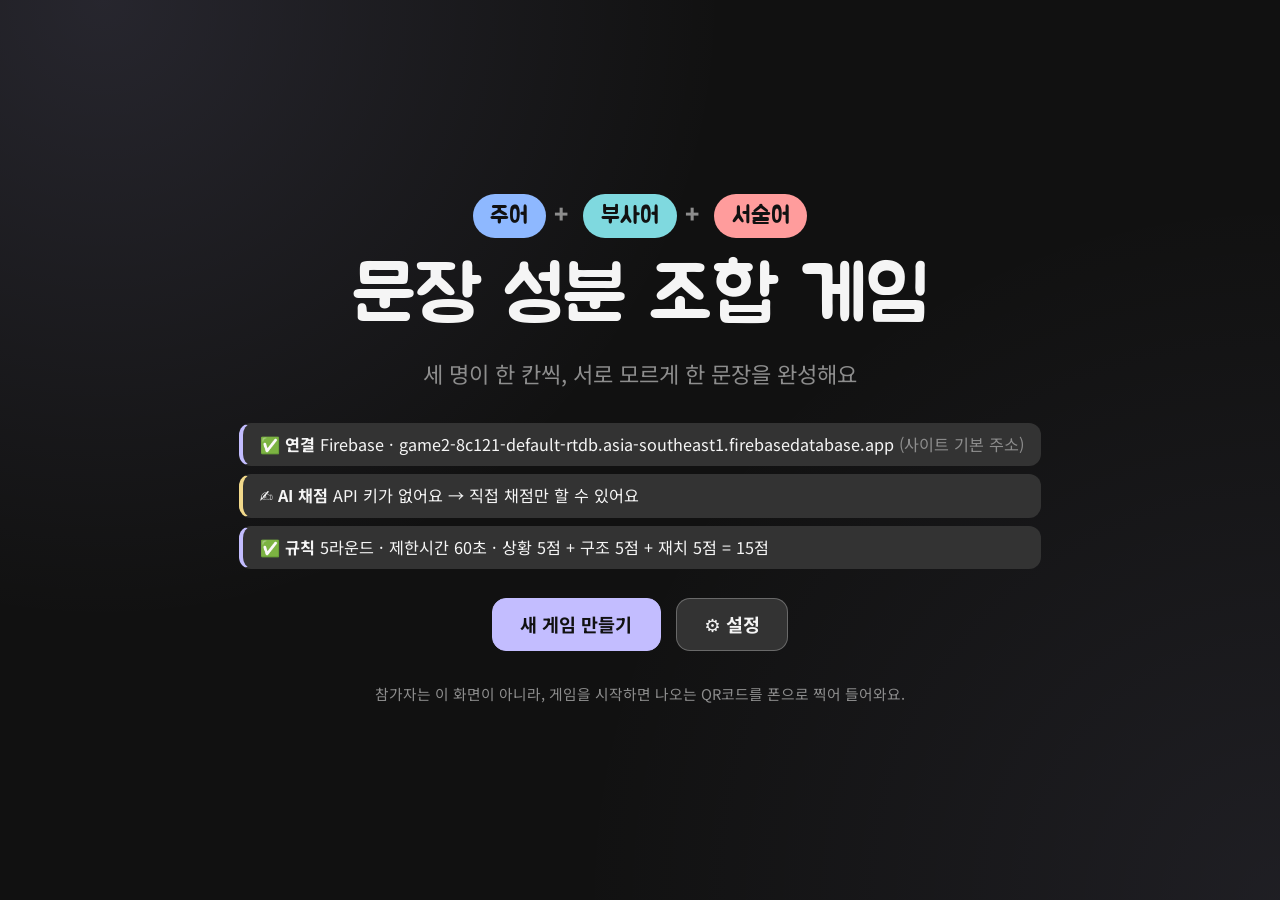
<file: index.html>
<!doctype html>
<html lang="ko">
<head>
  <meta charset="utf-8">
  <meta name="viewport" content="width=device-width, initial-scale=1">
  <meta name="theme-color" content="#111111">
  <title>문장 성분 조합 게임 · 진행 화면</title>
  <link rel="preconnect" href="https://fonts.googleapis.com">
  <link rel="preconnect" href="https://fonts.gstatic.com" crossorigin>
  <link rel="stylesheet" href="https://fonts.googleapis.com/css2?family=Jua&family=Noto+Sans+KR:wght@400;700;900&display=swap">
  <link rel="stylesheet" href="css/style.css">
</head>
<body class="host" data-view="home">
  <!-- 진행 중일 때 위쪽 작은 도구 막대 -->
  <header id="topbar" class="topbar" hidden></header>

  <!-- 메인 무대 -->
  <main id="stage" class="stage"></main>

  <!-- 다른 창에서 진행 중일 때 -->
  <div id="passive" class="overlay" hidden>
    <div class="modal modal-small">
      <h2>다른 창에서 진행 중이에요</h2>
      <p>이 방은 다른 브라우저 탭(또는 다른 컴퓨터)의 진행 화면이 맡고 있어요.<br>타이머와 봇이 두 번 돌지 않도록 한 화면에서만 진행해요.</p>
      <div class="modal-actions">
        <button class="btn btn-primary" data-act="takeover">이 창에서 진행하기</button>
      </div>
    </div>
  </div>

  <div id="modal" class="overlay" hidden></div>
  <div id="toast" class="toast" hidden></div>

  <script src="lib/qrcode.js"></script>
  <script src="js/config.js"></script>
  <script src="js/common.js"></script>
  <script src="js/store.js"></script>
  <script src="js/ai.js"></script>
  <script src="js/host.js"></script>
</body>
</html>
</file>
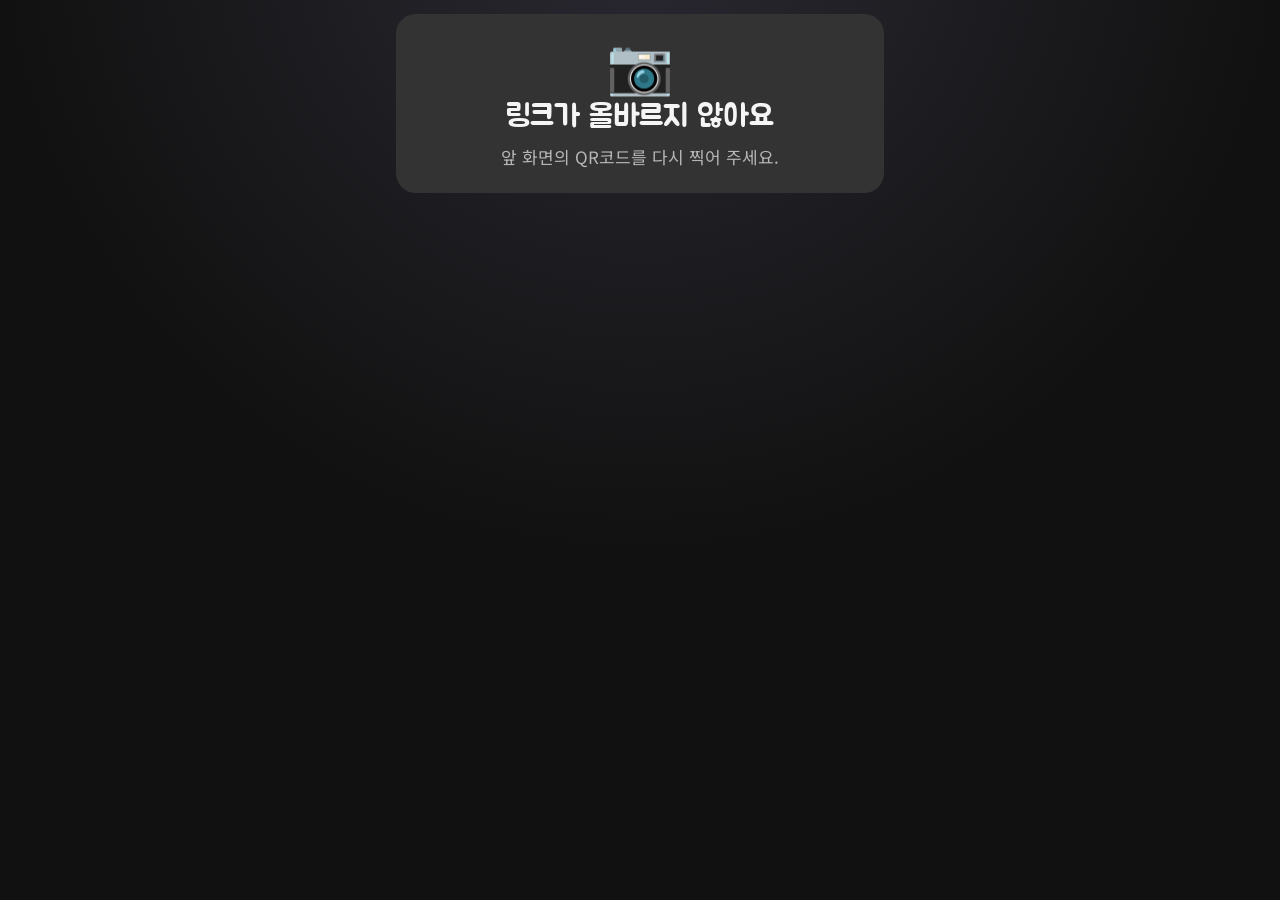
<file: play.html>
<!doctype html>
<html lang="ko">
<head>
  <meta charset="utf-8">
  <meta name="viewport" content="width=device-width, initial-scale=1, viewport-fit=cover">
  <meta name="theme-color" content="#111111">
  <title>문장 성분 조합 게임 · 참가</title>
  <link rel="preconnect" href="https://fonts.googleapis.com">
  <link rel="preconnect" href="https://fonts.gstatic.com" crossorigin>
  <link rel="stylesheet" href="https://fonts.googleapis.com/css2?family=Jua&family=Noto+Sans+KR:wght@400;700;900&display=swap">
  <link rel="stylesheet" href="css/style.css">
</head>
<body class="player">
  <div id="conn" class="conn-banner" hidden>연결이 끊겼어요. 다시 연결하는 중…</div>
  <main id="app" class="p-wrap">
    <div class="p-card p-center"><div class="spinner"></div><p>불러오는 중…</p></div>
  </main>
  <div id="toast" class="toast" hidden></div>
  <script src="js/common.js"></script>
  <script src="js/store.js"></script>
  <script src="js/play.js"></script>
</body>
</html>
</file>
<file: css/style.css>
/* 문장 성분 조합 게임 — 호스트(빔프로젝터)와 참가자(폰) 공통 스타일
 * 팔레트: #111111 바탕 · #333333 면 · #8d8d8d 보조 글자 · #F5F5F5 글자 · #C3BDFF 포인트 */
:root {
  color-scheme: dark;
  --bg: #111111;          /* 바탕 */
  --card: #333333;        /* 카드·버튼 면 */
  --inset: #111111;       /* 카드 안쪽 칸 */
  --ink: #F5F5F5;         /* 글자 */
  --muted: #8d8d8d;       /* 보조 글자(바탕 위) */
  --soft: rgba(245, 245, 245, .68); /* 보조 글자(카드 위) */
  --line: rgba(245, 245, 245, .12);
  --line-strong: rgba(245, 245, 245, .28);
  --accent: #C3BDFF;      /* 포인트 */
  --accent-ink: #111111;  /* 포인트 위 글자 */
  --accent-hover: #D4CFFF;
  --accent-dim: rgba(195, 189, 255, .16);
  /* 상태(꼭 필요한 곳에만) */
  --ok: #C3BDFF;
  --warn: #F2D98B;
  --bad: #FF8F8F;
  /* 문장 성분 색 — 어두운 바탕에 맞춘 파스텔 */
  --p-subj: #8EB8FF;
  --p-pred: #FF9C9C;
  --p-obj: #8FDCB0;
  --p-comp: #E7A8FF;
  --p-adn: #FFC98A;
  --p-adv: #7FD9DF;
  --p-ind: #B5B5B5;
  --radius: 18px;
  --shadow: 0 10px 30px rgba(0, 0, 0, .45);
  --font: 'Noto Sans KR', 'Apple SD Gothic Neo', 'Malgun Gothic', system-ui, sans-serif;
  --display: 'Jua', 'Noto Sans KR', 'Apple SD Gothic Neo', 'Malgun Gothic', sans-serif;
}

* { box-sizing: border-box; }
html, body { margin: 0; padding: 0; }
body {
  background: var(--bg);
  color: var(--ink);
  font-family: var(--font);
  line-height: 1.45;
  -webkit-font-smoothing: antialiased;
  word-break: keep-all;
  overflow-wrap: anywhere;
  accent-color: var(--accent);
}
[hidden] { display: none !important; }
button, input, select, textarea { font: inherit; color: inherit; }
::selection { background: var(--accent); color: var(--accent-ink); }
.muted { color: var(--muted); }
.small { font-size: .85em; }

/* 성분 색 */
.part-subj { --pc: var(--p-subj); }
.part-pred { --pc: var(--p-pred); }
.part-obj  { --pc: var(--p-obj); }
.part-comp { --pc: var(--p-comp); }
.part-adn  { --pc: var(--p-adn); }
.part-adv  { --pc: var(--p-adv); }
.part-ind  { --pc: var(--p-ind); }
.part-etc  { --pc: var(--muted); }

.chip {
  display: inline-flex; align-items: center; gap: .25em;
  padding: .2em .75em;
  border-radius: 999px;
  background: var(--pc, var(--muted));
  color: var(--accent-ink);
  font-family: var(--display);
  font-weight: 400;
  white-space: nowrap;
}
.plus { margin: 0 .35em; color: var(--muted); font-weight: 900; }

/* 버튼 */
.btn {
  display: inline-flex; align-items: center; justify-content: center; gap: .4em;
  padding: .6em 1.2em;
  border: 1px solid var(--line-strong);
  border-radius: 14px;
  background: var(--card);
  color: var(--ink);
  font-weight: 700;
  cursor: pointer;
  transition: transform .06s, background .15s, border-color .15s;
  white-space: nowrap;
}
.btn:hover { background: #3d3d3d; border-color: rgba(245, 245, 245, .4); }
.btn:active { transform: translateY(1px); }
.btn:focus-visible { outline: 3px solid var(--accent); outline-offset: 2px; }
.btn:disabled { opacity: .4; cursor: not-allowed; transform: none; }
.btn-primary { background: var(--accent); color: var(--accent-ink); border-color: var(--accent); }
.btn-primary:hover { background: var(--accent-hover); border-color: var(--accent-hover); }
.btn-lg { font-size: 1.25em; padding: .65em 1.5em; }
.btn-sm { font-size: .9em; padding: .4em .8em; border-radius: 10px; }
.btn-xs { font-size: .85em; padding: .15em .55em; border-radius: 8px; }
.btn-block { width: 100%; }
.btn-ghost { border-color: var(--line); background: transparent; color: var(--muted); }
.btn-ghost:hover { background: var(--card); color: var(--ink); }

.spinner {
  display: inline-block; width: 1.2em; height: 1.2em;
  border: .2em solid var(--card); border-top-color: var(--accent);
  border-radius: 50%; animation: spin .8s linear infinite; vertical-align: -.2em;
}
@keyframes spin { to { transform: rotate(360deg); } }
@keyframes pop { from { opacity: 0; transform: translateY(14px) scale(.96); } to { opacity: 1; transform: none; } }
@keyframes pulse { 50% { transform: scale(1.06); } }

.toast {
  position: fixed; left: 50%; bottom: 24px; transform: translateX(-50%);
  background: var(--ink); color: var(--bg);
  padding: .7em 1.2em; border-radius: 12px;
  z-index: 100; max-width: min(92vw, 720px); text-align: center; font-weight: 700;
  box-shadow: var(--shadow);
  animation: pop .2s ease-out;
}
.toast-error { background: var(--bad); color: var(--accent-ink); }
.toast-warn { background: var(--warn); color: var(--accent-ink); }
body.host .toast { top: 3.2em; bottom: auto; right: 1em; left: auto; transform: none; }

.conn-banner {
  position: sticky; top: 0; z-index: 50;
  background: var(--bad); color: var(--accent-ink); text-align: center; padding: .5em;
  font-weight: 700;
}

/* =========================================================== 호스트 */
body.host {
  font-size: clamp(14px, 1.15vw, 30px);
  min-height: 100vh;
  overflow: hidden;
  background:
    radial-gradient(circle at 8% 0%, rgba(195, 189, 255, .12) 0, transparent 42%),
    radial-gradient(circle at 100% 100%, rgba(195, 189, 255, .08) 0, transparent 45%),
    var(--bg);
}
body.host[data-view="home"] { overflow: auto; }

.topbar {
  position: fixed; top: 0; left: 0; right: 0; z-index: 20;
  display: flex; justify-content: space-between; align-items: center; gap: 1em;
  padding: .35em .8em;
  font-size: max(12px, .75em);
  background: rgba(17, 17, 17, .85);
  border-bottom: 1px solid var(--card);
  backdrop-filter: blur(6px);
}
.tb-left, .tb-right { display: flex; gap: .4em; align-items: center; flex-wrap: wrap; }
.tb-item { padding: .15em .6em; border-radius: 8px; background: var(--card); color: var(--ink); }
.tb-local { background: var(--accent-dim); color: var(--accent); }
.tb-bad { background: var(--bad); color: var(--accent-ink); animation: pulse 1s infinite; }
.tb-btn {
  border: 1px solid transparent; background: var(--card); color: var(--ink); border-radius: 8px;
  padding: .2em .6em; cursor: pointer;
}
.tb-btn:hover { border-color: var(--accent); color: var(--accent); }

.stage {
  height: 100vh;
  padding: calc(2.6em + 1vh) 3vw 2.5vh;
  display: flex; flex-direction: column;
}
body.host[data-view="home"] .stage { height: auto; min-height: 100vh; padding-top: 4vh; }
.stage > section { flex: 1; min-height: 0; display: flex; flex-direction: column; }
[data-fit] { position: relative; }

.stage-title { font-family: var(--display); font-weight: 400; font-size: 3.2em; margin: 0; text-align: center; line-height: 1.2; }
.stage-sub { text-align: center; color: var(--muted); font-size: 1.3em; margin: .3em 0 0; }
.stage-actions { display: flex; justify-content: center; gap: 1em; margin-top: auto; padding-top: 1.5vh; flex-wrap: wrap; }

/* 처음 화면 */
.home { align-items: center; justify-content: center; text-align: center; gap: 1.2em; padding: 2vh 0; }
.home-chips { font-size: 1.6em; }
.home-title { font-family: var(--display); font-weight: 400; font-size: clamp(36px, 5.2em, 130px); margin: 0; line-height: 1.1; }
.home-sub { font-size: 1.5em; color: var(--muted); margin: 0; }
.home-checks { display: grid; gap: .5em; text-align: left; margin-top: 1em; font-size: 1.1em; }
.check { background: var(--card); border: 1px solid transparent; border-left: 4px solid var(--muted); border-radius: 12px; padding: .55em 1em; }
.check.ok { border-left-color: var(--accent); }
.check.warn { border-left-color: var(--warn); }
.check.bad { border-left-color: var(--bad); }
.home-actions { display: flex; gap: 1em; margin-top: .8em; }
.home-foot { color: var(--muted); }

/* 대기실 */
.lobby { flex-direction: row !important; gap: 4vw; align-items: stretch; }
.lobby-left { display: flex; flex-direction: column; align-items: center; justify-content: center; flex: 0 0 auto; }
.qr {
  /* QR은 폰 카메라가 잘 읽도록 밝은 바탕 그대로 */
  background: #F5F5F5; border-radius: 24px; padding: 1.2vh;
  box-shadow: 0 0 0 6px var(--accent-dim), var(--shadow);
  width: min(58vh, 40vw); aspect-ratio: 1;
}
.qr svg { width: 100%; height: 100%; display: block; }
.lobby-join { font-size: 1.6em; font-weight: 700; margin: .8em 0 .2em; }
.lobby-code { font-size: 1.3em; color: var(--muted); margin: 0; }
.lobby-code b { font-family: var(--display); font-size: 1.6em; color: var(--accent); letter-spacing: .1em; font-weight: 400; }
.lobby-right { flex: 1; display: flex; flex-direction: column; min-width: 0; }
.lobby-title { font-family: var(--display); font-weight: 400; font-size: 3.6em; margin: 0; line-height: 1.15; }
.lobby-count { font-size: 2em; margin: .2em 0 .5em; color: var(--muted); }
.lobby-count b { font-family: var(--display); font-size: 1.8em; color: var(--accent); font-weight: 400; }
.name-cloud { display: flex; flex-wrap: wrap; gap: .5em; align-content: flex-start; overflow: auto; flex: 1; min-height: 0; }
.name-chip {
  font-size: 1.45em; font-weight: 700; padding: .25em .8em;
  background: var(--card); border-radius: 999px;
}
.name-chip.is-new { animation: pop .3s ease-out both; }

/* 조 발표 */
.teams .stage-title { margin-top: 1vh; }
.team-grid {
  display: grid; grid-template-columns: repeat(var(--cols, 3), minmax(0, 1fr)); grid-auto-rows: minmax(0, 1fr);
  gap: 1.4vh 1.2vw; margin-top: 2vh; flex: 1; min-height: 0; overflow: auto;
}
.team-card {
  background: var(--card); border-radius: var(--radius);
  padding: .45em .8em .6em;
  display: flex; flex-direction: column; align-items: center; justify-content: center; gap: .2em;
  overflow: hidden;
  animation: pop .35s ease-out both; animation-delay: calc(var(--i) * 60ms);
}
.team-no { font-family: var(--display); font-size: 1.6em; color: var(--accent); line-height: 1.1; }
.team-names { display: flex; flex-wrap: wrap; justify-content: center; gap: .25em .7em; font-size: 1.2em; font-weight: 700; }

/* 라운드 입력 */
.round { align-items: center; text-align: center; }
.round-no { font-family: var(--display); font-size: 2em; color: var(--accent); letter-spacing: .05em; }
.round-no small { color: var(--muted); font-size: .6em; }
.round-no-sm { font-size: 1.4em; }
.situation {
  font-family: var(--display); font-size: 3.4em; line-height: 1.3;
  max-width: 85vw; margin: .3em auto .4em;
  padding: .4em .9em; background: var(--card); border-radius: 24px;
  border-left: 8px solid var(--accent);
}
.situation-sm { font-size: 1.6em; margin: 0; padding: .3em .8em; border-left-width: 5px; }
.structure { font-size: 2.6em; margin: .2em 0 .4em; }
.chip-lg { padding: .15em .8em; }
.timer-wrap { display: flex; flex-direction: column; align-items: center; gap: .4em; }
.timer { font-family: var(--display); font-size: 7em; line-height: 1; min-width: 2.5em; }
.timer.urgent { color: var(--bad); animation: pulse 1s infinite; }
.timer-bar { width: 40vw; height: 14px; background: var(--card); border-radius: 99px; overflow: hidden; }
.timer-bar > div { height: 100%; background: var(--accent); width: 100%; transition: width .25s linear; }
.progress { margin-top: 1.2vh; width: 100%; }
.progress-total { font-size: 1.3em; margin-bottom: .4em; color: var(--muted); }
.progress-total b { font-family: var(--display); font-size: 1.4em; color: var(--accent); font-weight: 400; }
.progress-teams { display: flex; flex-wrap: wrap; justify-content: center; gap: .5em; }
.pt { display: inline-flex; align-items: center; gap: .25em; background: var(--card); border: 1px solid transparent; border-radius: 12px; padding: .2em .6em; font-size: 1.1em; }
.pt b { margin-right: .2em; }
.pt i { width: .8em; height: .8em; border-radius: 50%; background: var(--inset); display: inline-block; }
.pt i.on { background: var(--accent); }
.pt i.gone { background: transparent; border: 2px dashed var(--muted); }
.pt-done { border-color: var(--accent); background: var(--accent-dim); }

/* 문장 카드(공개, 결과) */
.reveal-head { display: flex; align-items: center; gap: 1em; justify-content: center; }
.sgrid {
  display: grid; grid-template-columns: repeat(var(--cols, 2), minmax(0, 1fr)); grid-auto-rows: minmax(0, 1fr);
  gap: 1.2vh 1.2vw; margin-top: 1.5vh; flex: 1; min-height: 0; overflow: auto;
}
.scard {
  background: var(--card); border-radius: var(--radius);
  padding: .5em .7em .55em;
  display: flex; flex-direction: column; gap: .35em; min-height: 0; overflow: hidden;
  animation: pop .4s ease-out both; animation-delay: calc(var(--i) * 140ms);
}
.scard-top { display: flex; align-items: center; gap: .6em; }
.team-tag { font-family: var(--display); font-size: 1.25em; background: var(--ink); color: var(--bg); padding: .05em .6em; border-radius: 10px; }
.score-badge { font-family: var(--display); font-size: 1.5em; color: var(--accent); margin-left: auto; order: 2; }
.score-detail { color: var(--soft); font-size: .95em; order: 1; margin-left: auto; }
.pieces { display: flex; gap: .45em; flex: 1 0 auto; }
.piece {
  flex: 1 1 0; min-width: 0;
  display: flex; flex-direction: column; align-items: center; justify-content: center; text-align: center;
  border-radius: 12px; padding: .3em .35em;
  background: color-mix(in srgb, var(--pc) 10%, var(--inset));
  border: 2px solid var(--pc);
}
.piece-part { font-size: .8em; font-weight: 700; color: var(--pc); }
.piece-text { font-size: 1.75em; font-weight: 900; line-height: 1.2; color: var(--ink); }
.piece-who { font-size: .95em; color: var(--soft); margin-top: .1em; font-weight: 700; }
.piece.is-empty {
  background: repeating-linear-gradient(45deg, var(--inset), var(--inset) 6px, #1d1d1d 6px, #1d1d1d 12px);
  border-style: dashed; border-color: var(--muted);
}
.piece.is-empty .piece-part { color: var(--muted); }
.piece.is-empty .piece-text { color: var(--muted); font-weight: 700; font-size: 1.3em; }
.scard-reason { font-size: 1.1em; color: var(--ink); background: var(--inset); border-radius: 10px; padding: .25em .6em; }

/* 채점표 */
.scoring-head { display: flex; flex-direction: column; align-items: center; gap: .5em; }
.ai-status { font-size: 1.2em; padding: .4em 1em; border-radius: 12px; background: var(--card); border-left: 4px solid var(--muted); text-align: center; }
.ai-status.ok { border-left-color: var(--accent); }
.ai-status.error { border-left-color: var(--bad); color: var(--bad); }
.ai-status.loading { border-left-color: var(--warn); }
.table-wrap { flex: 1; min-height: 0; overflow: auto; margin-top: 1.5vh; }
.score-table, .all-table { width: 100%; border-collapse: separate; border-spacing: 0 .3em; }
.score-table th, .all-table th { color: var(--muted); font-weight: 700; text-align: left; padding: 0 .5em; font-size: .85em; }
.score-table th small, .all-table th small { font-weight: 400; margin-left: .15em; }
.score-table td, .all-table td { background: var(--card); padding: .25em .5em; vertical-align: middle; }
.score-table td:first-child, .all-table td:first-child { border-radius: 12px 0 0 12px; }
.score-table td:last-child, .all-table td:last-child { border-radius: 0 12px 12px 0; }
.st-team { font-family: var(--display); font-size: 1.3em; white-space: nowrap; }
.st-sent { font-weight: 700; font-size: 1.15em; }
.st-sum { font-family: var(--display); font-size: 1.4em; color: var(--accent); text-align: center; white-space: nowrap; }
.w { color: var(--pc); border-bottom: 3px solid var(--pc); padding: 0 .05em; }
.w.is-empty { color: var(--muted); border-bottom-color: var(--muted); border-bottom-style: dashed; }
.score-table input.num { width: 2.6em; font-size: 1.2em; text-align: center; padding: .05em; background: var(--inset); border: 1px solid var(--line-strong); border-radius: .4em; }
.score-table input.reason { width: 100%; min-width: 12em; padding: .3em .5em; background: var(--inset); border: 1px solid var(--line); border-radius: 10px; }
.score-table input:focus { outline: none; border-color: var(--accent); }

/* 순위 */
.rank-list {
  list-style: none; padding: 0; margin: 2vh auto 0; width: min(100%, 1500px);
  display: flex; flex-direction: column; gap: .7vh; flex: 1; min-height: 0; overflow: auto;
}
/* 넘쳐도 위가 잘리지 않게 auto 여백으로 가운데 맞춤 */
.rank-row:first-child { margin-top: auto; }
.rank-row:last-child { margin-bottom: auto; }
.rank-row {
  display: grid; grid-template-columns: 1.6em 2.6em minmax(6em, 1.2fr) 2fr 3.2em 2.4em; align-items: center; gap: .7em;
  background: var(--card); border: 2px solid transparent; border-radius: .5em; padding: .3em .7em;
  line-height: 1.2;
  animation: pop .4s ease-out both; animation-delay: calc(var(--i) * 90ms);
}
.rank-row.is-first { border-color: var(--accent); background: color-mix(in srgb, var(--accent) 14%, var(--card)); }
.rank-no { font-family: var(--display); font-size: 1.4em; text-align: center; }
.rank-row.is-first .rank-no { color: var(--accent); }
.rank-team { font-family: var(--display); font-size: 1.2em; }
.rank-names { color: var(--soft); font-size: .75em; overflow: hidden; text-overflow: ellipsis; white-space: nowrap; }
.rank-bar { height: .7em; background: var(--inset); border-radius: 99px; overflow: hidden; }
.rank-bar > span { display: block; height: 100%; background: var(--accent); border-radius: 99px; animation: grow .9s ease-out both; transform-origin: left; }
@keyframes grow { from { transform: scaleX(0); } }
.rank-total { font-family: var(--display); font-size: 1.15em; text-align: right; }
.rank-delta { color: var(--accent); font-weight: 900; font-size: .85em; }

/* 최종 */
.final-tabs { display: flex; justify-content: center; align-items: center; gap: .8em; }
.final-del { position: absolute; right: 3vw; }
.final-body { flex: 1; min-height: 0; display: flex; flex-direction: column; margin-top: 1.5vh; }
.winner { text-align: center; animation: pop .5s ease-out both; }
.winner-emoji { font-size: 4.5em; line-height: 1; margin-bottom: .2em; animation: pulse 1.6s infinite; }
.winner-title { font-family: var(--display); font-size: 4.2em; color: var(--accent); line-height: 1.15; }
.winner-names { font-size: 1.6em; font-weight: 700; }
.winner-score { font-size: 1.3em; color: var(--muted); }
.final-rank { flex-direction: row !important; gap: 3vw; align-items: stretch; }
.final-rank .winner { flex: 0 0 34%; display: flex; flex-direction: column; justify-content: center; }
.final-rank .rank-list { margin: 0; }
.story-tabs { display: flex; justify-content: center; flex-wrap: wrap; gap: .4em; }
.story { flex: 1; min-height: 0; overflow: auto; margin-top: 1.5vh; background: var(--card); border-radius: var(--radius); padding: 1em 1.4em; }
.story-head { font-size: 1.8em; font-family: var(--display); margin-bottom: .3em; }
.story-head b { font-weight: 400; color: var(--accent); }
.story-head .muted { font-family: var(--font); font-size: .6em; margin-left: .5em; color: var(--soft); }
.story-line { padding: .45em 0; border-top: 1px dashed var(--line-strong); }
.story-sit { color: var(--soft); font-size: 1.15em; }
.story-sent { font-size: 2em; font-weight: 900; line-height: 1.35; }
.story-score { font-family: var(--display); font-weight: 400; color: var(--accent); font-size: .7em; margin-left: .5em; }
.story-nav { display: flex; justify-content: space-between; margin-top: .8em; }
.all-table { font-size: 1em; }
.all-table td { font-weight: 700; }
.mini-score { color: var(--accent); font-weight: 900; white-space: nowrap; }

/* 모달 */
.overlay {
  position: fixed; inset: 0; z-index: 40;
  background: rgba(0, 0, 0, .65);
  display: flex; align-items: center; justify-content: center; padding: 3vh 3vw;
}
.modal {
  background: var(--bg); border: 1px solid var(--card); border-radius: 22px;
  box-shadow: var(--shadow);
  width: min(560px, 100%); max-height: 100%; display: flex; flex-direction: column;
  font-size: 16px;
}
.modal-wide { width: min(980px, 100%); }
.modal-small { padding: 1.5em; text-align: center; }
.modal-small h2 { margin-top: 0; }
.modal-small p { color: var(--muted); }
.modal-head { display: flex; align-items: center; justify-content: space-between; padding: .9em 1.2em .5em; }
.modal-head h2 { margin: 0; font-family: var(--display); font-weight: 400; font-size: 1.6em; }
.modal-head .x { border: 0; background: none; font-size: 1.4em; cursor: pointer; color: var(--muted); }
.modal-head .x:hover { color: var(--ink); }
.modal-body { padding: 0 1.2em 1em; overflow: auto; }
.modal-actions { display: flex; justify-content: flex-end; gap: .6em; padding: .8em 1.2em 1.1em; border-top: 1px solid var(--card); }
.modal-small .modal-actions { justify-content: center; border: 0; }
.modal-qr { width: min(720px, 100%); }
.qr-big { width: min(62vh, 86vw); margin: 0 auto; }
.qr-url { font-size: 12px; color: var(--muted); text-align: center; word-break: break-all; padding: 0 1.2em; }

.settings section { background: var(--card); border-radius: 16px; padding: .8em 1em; margin-bottom: .9em; }
.settings h3 { margin: 0 0 .5em; font-size: 1.1em; }
.settings h3 small { font-weight: 400; color: var(--soft); }
.field { margin: .5em 0; }
.field.indent { margin-left: 1.8em; }
.field > label { display: block; font-weight: 700; margin-bottom: .25em; }
.field > label small { font-weight: 400; color: var(--soft); }
.row { display: flex; gap: .5em; align-items: center; flex-wrap: wrap; }
.settings input[type=url], .settings input[type=password], .settings input[type=text], .settings select, .settings textarea {
  flex: 1; min-width: 12em; padding: .5em .7em; border: 1px solid var(--line-strong); border-radius: 10px; background: var(--inset);
}
.settings input:focus, .settings select:focus, .settings textarea:focus { outline: none; border-color: var(--accent); }
.settings input::placeholder, .settings textarea::placeholder { color: var(--muted); }
.settings textarea { width: 100%; resize: vertical; }
.settings input[type=number] { width: 5em; padding: .4em; border: 1px solid var(--line-strong); border-radius: 10px; text-align: center; background: var(--inset); }
.settings .muted { color: var(--soft); }
.rules label { margin-right: 1em; }
.radio { display: flex; gap: .6em; align-items: flex-start; margin: .4em 0; cursor: pointer; }
.radio input { margin-top: .35em; }
.result { margin: .3em 0 0; min-height: 1.2em; font-size: .95em; color: var(--soft); }
.result.ok { color: var(--accent); }
.result.bad { color: var(--bad); }
.re-row { display: flex; gap: .6em; align-items: flex-start; padding: .6em 0; border-top: 1px dashed var(--line-strong); }
.re-row:first-child { border-top: 0; }
.re-no { font-family: var(--display); font-size: 1.4em; width: 1.4em; text-align: center; color: var(--accent); }
.re-main { flex: 1; display: flex; flex-direction: column; gap: .4em; }
.re-parts { display: flex; align-items: center; gap: .3em; flex-wrap: wrap; }
.re-parts select { min-width: 0 !important; flex: 0 0 auto !important; padding: .3em .4em !important; }
.re-del { margin-top: .3em; }
.check-line { display: flex; gap: .5em; align-items: center; margin: .6em 0; }
.bot-row { display: flex; gap: .4em; align-items: center; flex-wrap: wrap; font-weight: 700; }
.pp-count { margin: .6em 0; }
.pp-team { margin: .4em 0; display: flex; flex-wrap: wrap; gap: .35em; align-items: center; }
.pp-team > b { min-width: 4em; }
.pp-chip { display: inline-flex; align-items: center; gap: .3em; background: var(--card); border-radius: 999px; padding: .1em .3em .1em .7em; }
.pp-chip.is-bot { background: var(--accent-dim); }
.pp-x { border: 0; background: var(--inset); color: var(--muted); border-radius: 50%; width: 1.4em; height: 1.4em; cursor: pointer; font-size: .8em; }
.pp-x:hover { background: var(--bad); color: var(--accent-ink); }

/* =========================================================== 참가자(폰) */
body.player {
  font-size: 17px; min-height: 100vh; min-height: 100dvh;
  background:
    radial-gradient(circle at 50% -10%, rgba(195, 189, 255, .14) 0, transparent 55%),
    var(--bg);
}
.p-wrap {
  max-width: 520px; margin: 0 auto; display: flex; flex-direction: column; gap: 14px;
  padding: 14px max(16px, env(safe-area-inset-right)) 40px max(16px, env(safe-area-inset-left));
}
.p-card { background: var(--card); border-radius: 20px; padding: 18px; }
.p-center { text-align: center; }
.p-center h2 { font-family: var(--display); font-weight: 400; font-size: 1.8em; margin: .1em 0 .2em; }
.p-center p { margin: .3em 0; color: var(--soft); }
.big-emoji { font-size: 3.2em; line-height: 1.1; }
.p-look { animation: pop .3s ease-out both; }
.p-hero { text-align: center; padding: 18px 0 4px; }
.p-logo { font-family: var(--display); font-size: 2.4em; line-height: 1.1; }
.p-sub { color: var(--muted); margin: .5em 0 0; }
.p-label { display: block; font-weight: 900; font-size: 1.15em; margin-bottom: .4em; }
.p-input {
  width: 100%; font-size: 20px; padding: .6em .7em;
  border: 1px solid var(--line-strong); border-radius: 14px; background: var(--inset); color: var(--ink);
  outline: none;
}
.p-input::placeholder { color: var(--muted); }
.p-input:focus { border-color: var(--accent); box-shadow: 0 0 0 4px var(--accent-dim); }
.p-help { color: var(--soft); font-size: .85em; margin: .4em 0 .9em; }
.p-error { color: var(--bad); font-weight: 700; margin: 0 0 .8em; }
.p-note { background: rgba(255, 143, 143, .14); color: var(--bad); border-radius: 10px; padding: .5em .7em; margin: 0 0 .8em; font-weight: 700; }
.p-room { text-align: center; color: var(--muted); font-size: .9em; }
.p-room b { letter-spacing: .1em; color: var(--ink); }
.p-top { display: flex; align-items: center; justify-content: space-between; }
.p-me { font-weight: 900; font-size: 1.1em; }
.team-pill { font-family: var(--display); background: var(--accent); color: var(--accent-ink); padding: .15em .8em; border-radius: 999px; font-size: 1.15em; }
.p-kicker { margin: 0 !important; }
.p-team { background: var(--inset); border-radius: 16px; padding: 12px; text-align: center; }
.p-team-no { font-family: var(--display); font-size: 2.6em; color: var(--accent); line-height: 1.1; }
.p-team-list { list-style: none; padding: 0; margin: .3em 0 0; display: flex; flex-wrap: wrap; justify-content: center; gap: .35em; }
.p-team-list li { background: var(--card); border: 1px solid transparent; border-radius: 999px; padding: .1em .7em; font-weight: 700; }
.p-team-list li.is-me { border-color: var(--accent); color: var(--accent); }
.p-timer {
  position: sticky; top: 8px; z-index: 5; align-self: center;
  font-family: var(--display); font-size: 1.5em; line-height: 1.2;
  background: var(--card); padding: .2em 1em; border-radius: 999px;
  box-shadow: 0 6px 18px rgba(0, 0, 0, .5);
}
.p-timer:empty { display: none; }
.p-timer.urgent { color: var(--bad); }
.p-round { text-align: center; color: var(--accent); font-family: var(--display); font-size: 1.1em; margin-bottom: -6px; }
.p-situation { text-align: center; color: var(--soft); font-size: .95em; padding: 0 6px; }
.p-chips { display: flex; justify-content: center; align-items: center; flex-wrap: wrap; gap: 2px; font-size: .95em; }
.p-chips .chip.is-other { opacity: .3; }
.p-chips .chip.is-mine { box-shadow: 0 0 0 3px var(--bg), 0 0 0 5px var(--pc); }
.p-field { margin-bottom: 14px; }
.p-field-label { display: flex; align-items: baseline; gap: .5em; margin-bottom: .2em; }
.p-part { font-family: var(--display); font-size: 1.7em; color: var(--pc); }
.p-q { font-weight: 700; color: var(--ink); }
.p-hint { margin: 0 0 .5em; font-size: .9em; color: var(--soft); }
.p-field .p-input { border-color: var(--pc); }
.p-tip { font-size: .85em; color: var(--soft); margin: 0 0 12px; }
.p-done { margin: 12px 0; display: flex; flex-direction: column; gap: 6px; align-items: center; }
.p-done-item { font-weight: 900; font-size: 1.2em; }
.p-done-item .chip { font-size: .75em; }
.p-score { margin-top: 10px; font-size: 1.15em; }
.p-score b { color: var(--accent); }
.p-wait { font-size: .85em; margin: 0 0 10px !important; }

@media (max-width: 380px) {
  body.player { font-size: 16px; }
  .p-wrap { padding: 10px 12px 30px; }
}

/* 노트북 화면이 작을 때(창 크기) 대기실 세로 배치 */
@media (max-aspect-ratio: 1/1) {
  .lobby { flex-direction: column !important; }
  .qr { width: min(46vh, 80vw); }
}
</file>
